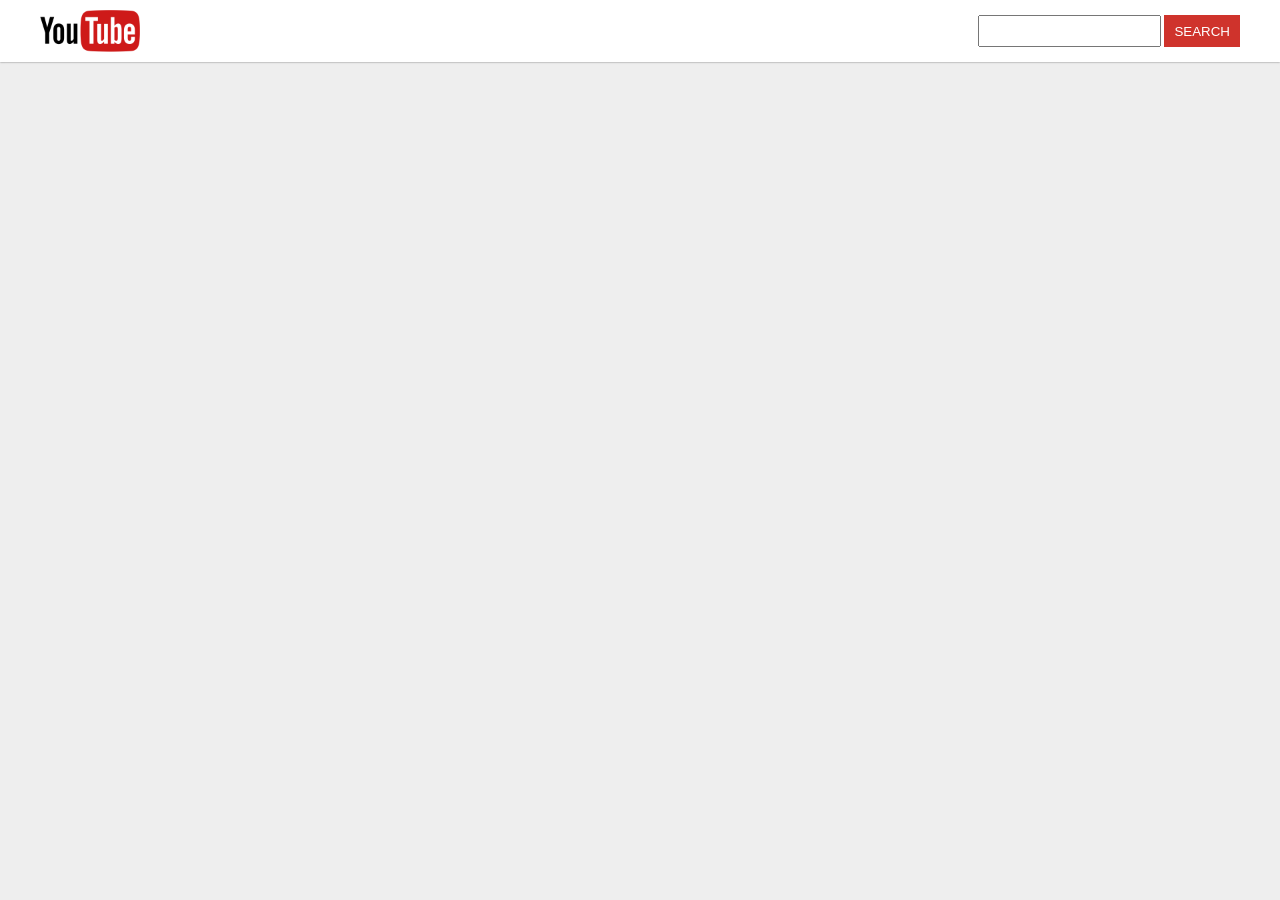
<file: index.html>
<!DOCTYPE html>

<html>
  <head>
    <link type="text/CSS" rel="stylesheet" href="./css/_youtube.css" />
    <script type="text/javascript" src="js/main.js" defer></script>
  </head>

  <body>
    <header>
      <div class="wrapper">
        <img src="./images/youtube-logo.png" />
        <section class="search">
          <input type="text" />
          <button>Search</button>
        </section>
      </div>
    </header>

    <main class="wrapper">
      <iframe
        width="1200"
        src=""
        frameborder="0"
        allow="accelerometer; autoplay; clipboard-write; encrypted-media; gyroscope; picture-in-picture"
        allowfullscreen
      ></iframe>
      <ul class="video-list wrapper"></ul>
    </main>
  </body>
</html>
</file>
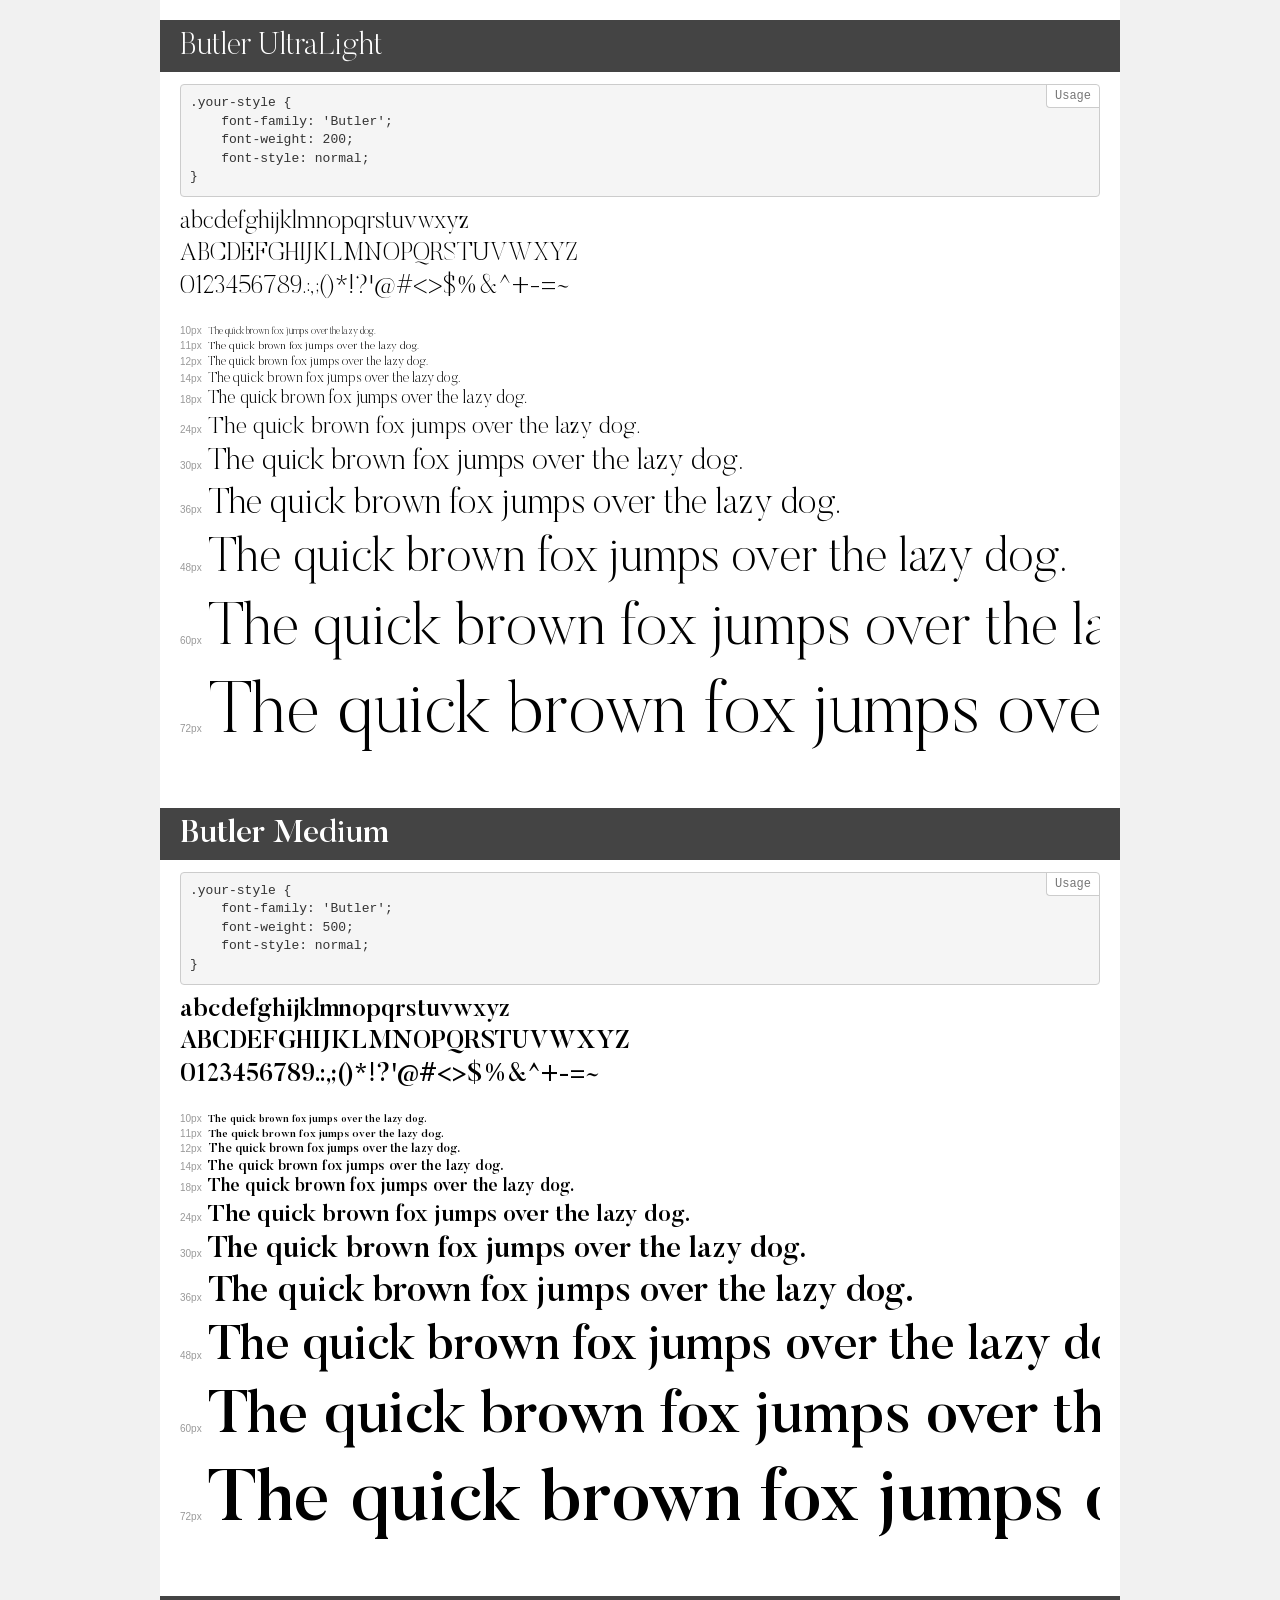
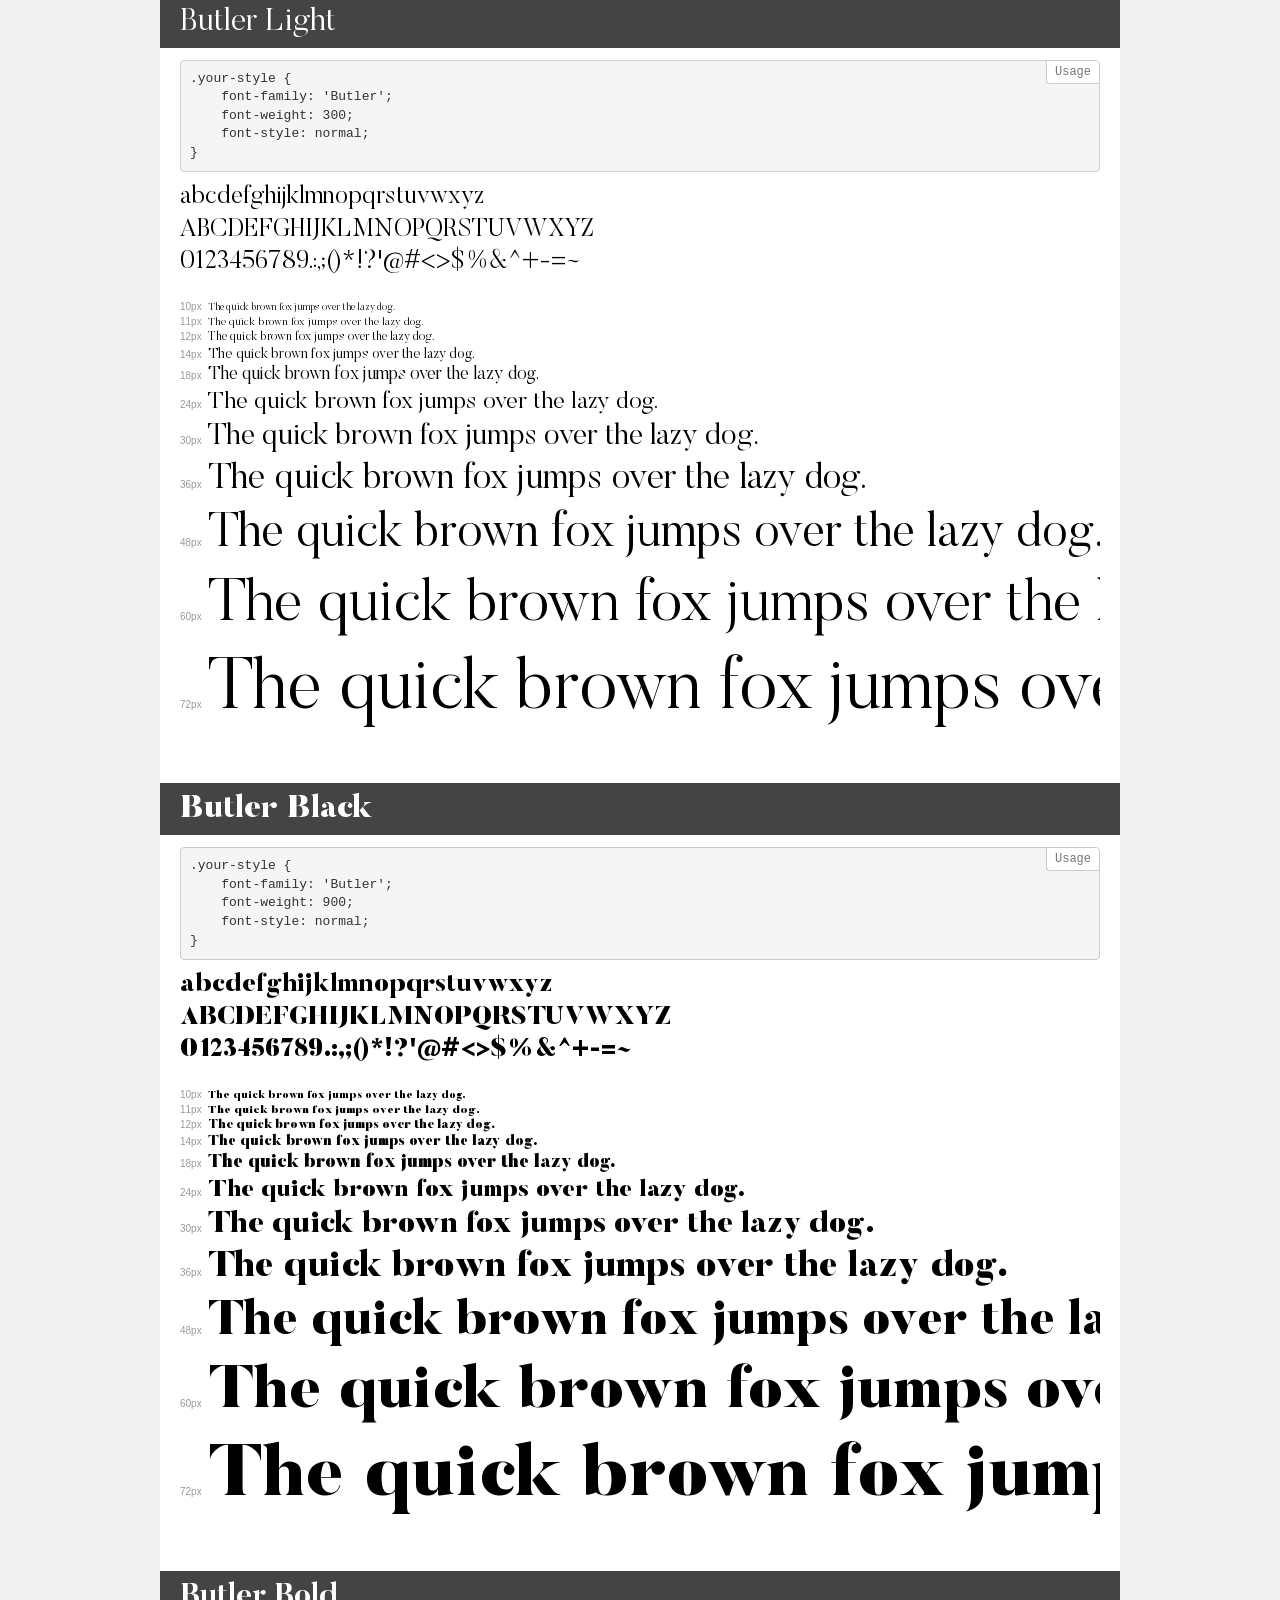
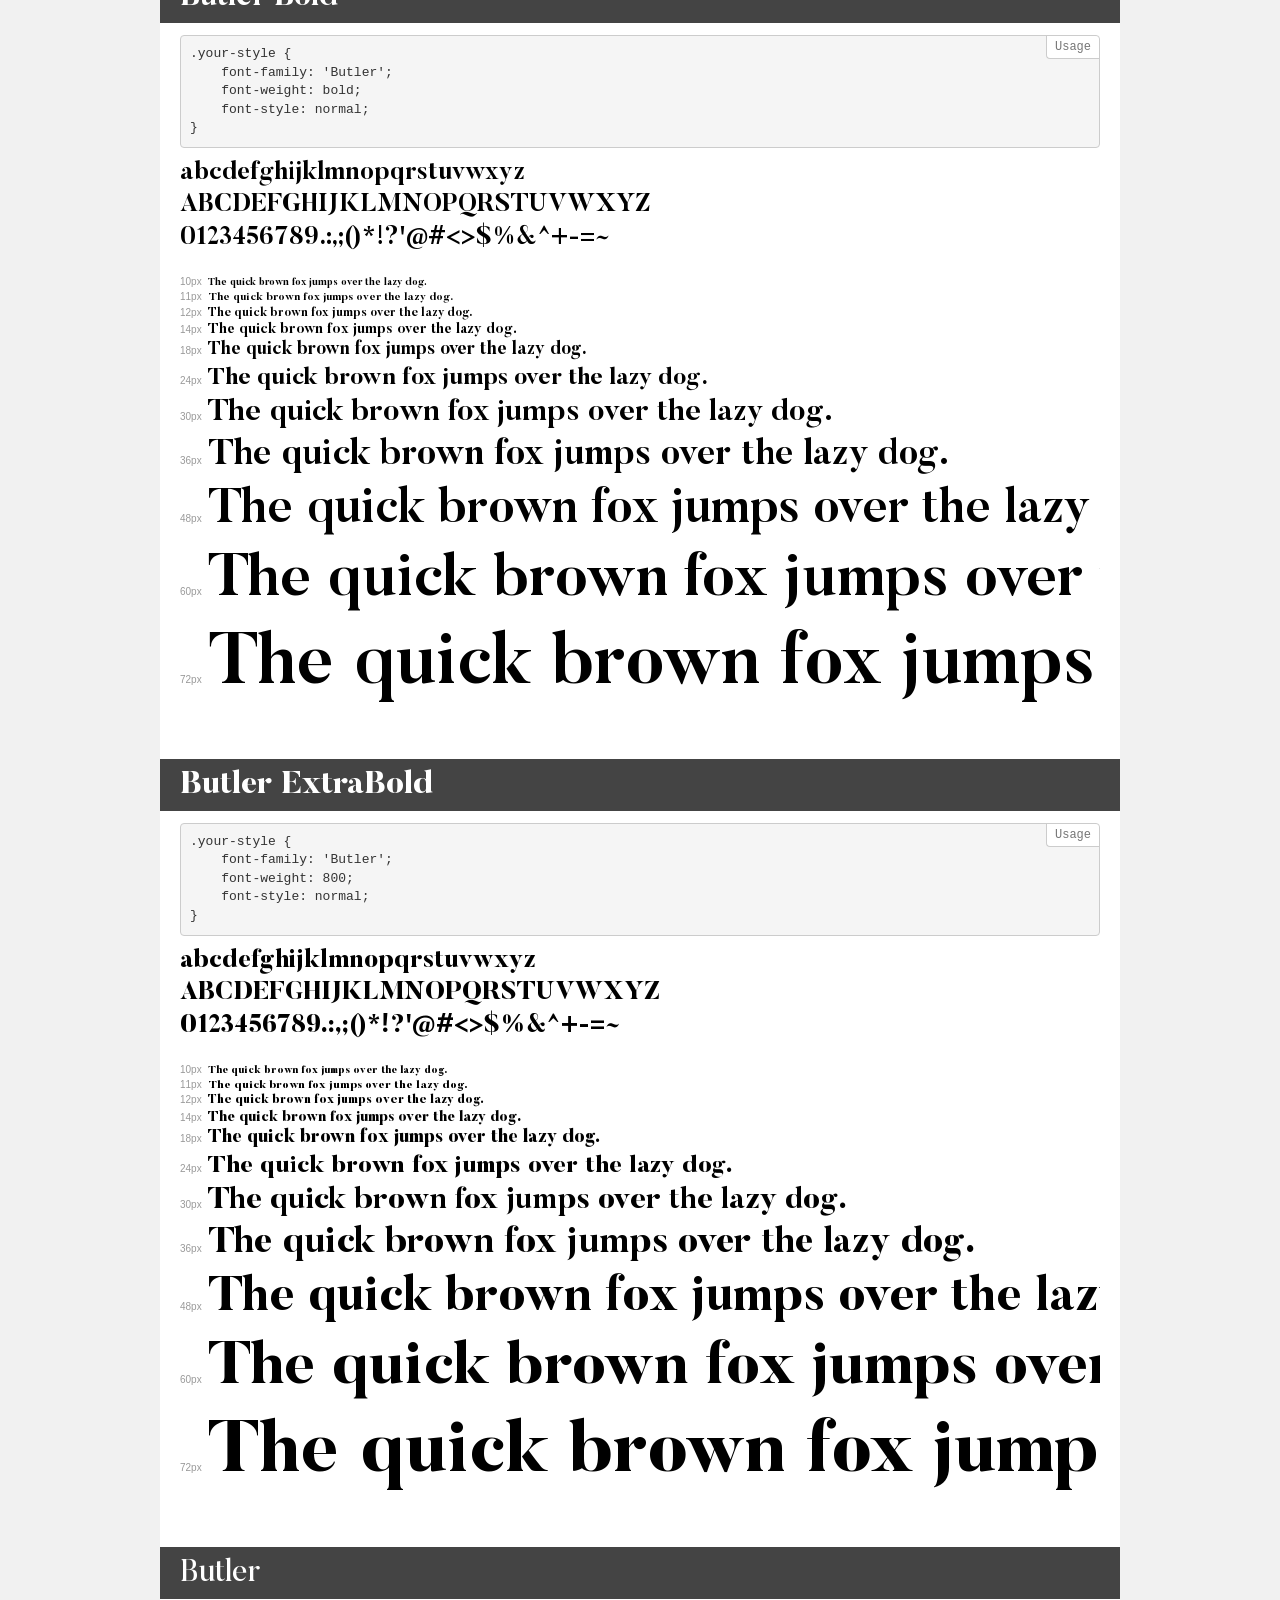
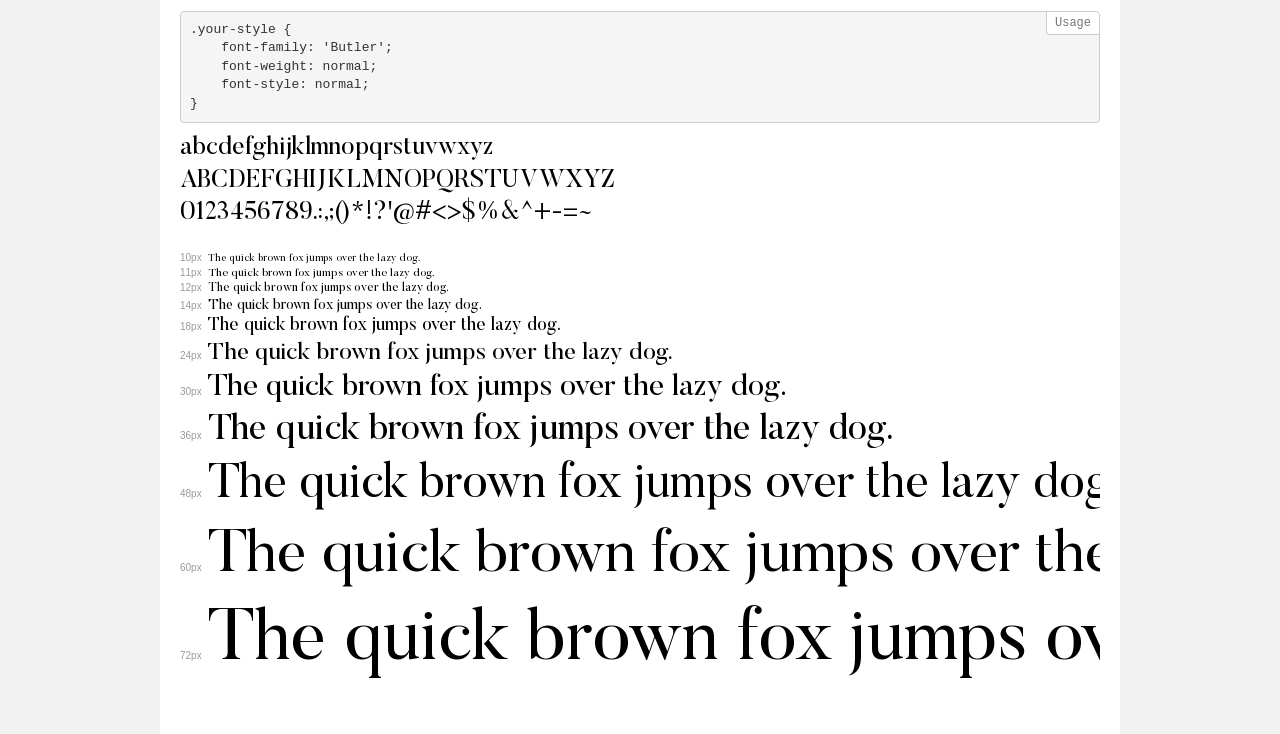
<file: fonts/Butler_Webfont/demo.html>
<!DOCTYPE html>
<html>
<head>
    <meta charset="utf-8">
    <meta http-equiv="X-UA-Compatible" content="IE=edge">
    <meta name="viewport" content="width=device-width, initial-scale=1">
    <meta name="robots" content="noindex, noarchive">
    <meta name="format-detection" content="telephone=no">
    <title>Transfonter demo</title>
    <link href="stylesheet.css" rel="stylesheet">
    <style>
        /*
        http://meyerweb.com/eric/tools/css/reset/
        v2.0 | 20110126
        License: none (public domain)
        */
        html, body, div, span, applet, object, iframe,
        h1, h2, h3, h4, h5, h6, p, blockquote, pre,
        a, abbr, acronym, address, big, cite, code,
        del, dfn, em, img, ins, kbd, q, s, samp,
        small, strike, strong, sub, sup, tt, var,
        b, u, i, center,
        dl, dt, dd, ol, ul, li,
        fieldset, form, label, legend,
        table, caption, tbody, tfoot, thead, tr, th, td,
        article, aside, canvas, details, embed,
        figure, figcaption, footer, header, hgroup,
        menu, nav, output, ruby, section, summary,
        time, mark, audio, video {
            margin: 0;
            padding: 0;
            border: 0;
            font-size: 100%;
            font: inherit;
            vertical-align: baseline;
        }
        /* HTML5 display-role reset for older browsers */
        article, aside, details, figcaption, figure,
        footer, header, hgroup, menu, nav, section {
            display: block;
        }
        body {
            line-height: 1;
        }
        ol, ul {
            list-style: none;
        }
        blockquote, q {
            quotes: none;
        }
        blockquote:before, blockquote:after,
        q:before, q:after {
            content: '';
            content: none;
        }
        table {
            border-collapse: collapse;
            border-spacing: 0;
        }
        /* common styles */
        body {
            background: #f1f1f1;
            color: #000;
        }
        .page {
            background: #fff;
            width: 920px;
            margin: 0 auto;
            padding: 20px 20px 0 20px;
            overflow: hidden;
        }
        .font-container {
            overflow-x: auto;
            overflow-y: hidden;
            margin-bottom: 40px;
            line-height: 1.3;
            white-space: nowrap;
            padding-bottom: 5px;
        }
        h1 {
            position: relative;
            background: #444;
            font-size: 32px;
            color: #fff;
            padding: 10px 20px;
            margin: 0 -20px 12px -20px;
        }
        .letters {
            font-size: 25px;
            margin-bottom: 20px;
        }
        .s10:before {
            content: '10px';
        }
        .s11:before {
            content: '11px';
        }
        .s12:before {
            content: '12px';
        }
        .s14:before {
            content: '14px';
        }
        .s18:before {
            content: '18px';
        }
        .s24:before {
            content: '24px';
        }
        .s30:before {
            content: '30px';
        }
        .s36:before {
            content: '36px';
        }
        .s48:before {
            content: '48px';
        }
        .s60:before {
            content: '60px';
        }
        .s72:before {
            content: '72px';
        }
        .s10:before, .s11:before, .s12:before, .s14:before,
        .s18:before, .s24:before, .s30:before, .s36:before,
        .s48:before, .s60:before, .s72:before {
            font-family: Arial, sans-serif;
            font-size: 10px;
            font-weight: normal;
            font-style: normal;
            color: #999;
            padding-right: 6px;
        }
        pre {
            display: block;
            position: relative;
            padding: 9px;
            margin: 0 0 10px;
            font-family: Monaco, Menlo, Consolas, "Courier New", monospace !important;
            font-size: 13px;
            line-height: 1.428571429;
            color: #333;
            font-weight: normal !important;
            font-style: normal !important;
            background-color: #f5f5f5;
            border: 1px solid #ccc;
            overflow-x: auto;
            border-radius: 4px;
        }
        pre:after {
            display: block;
            position: absolute;
            right: 0;
            top: 0;
            content: 'Usage';
            line-height: 1;
            padding: 5px 8px;
            font-size: 12px;
            color: #767676;
            background-color: #fff;
            border: 1px solid #ccc;
            border-right: none;
            border-top: none;
            border-radius: 0 4px 0 4px;
            z-index: 10;
        }
        /* responsive */
        @media (max-width: 959px) {
            .page {
                width: auto;
                margin: 0;
            }
        }
    </style>
</head>
<body>
<div class="page">
    <div class="demo" style="font-family: 'Butler'; font-weight: 200; font-style: normal;">
        <h1>Butler UltraLight</h1>
        <pre>.your-style {
    font-family: 'Butler';
    font-weight: 200;
    font-style: normal;
}</pre>
        <div class="font-container">
            <p class="letters">
                abcdefghijklmnopqrstuvwxyz<br>
ABCDEFGHIJKLMNOPQRSTUVWXYZ<br>
                0123456789.:,;()*!?'@#<>$%&^+-=~
            </p>
            <p class="s10" style="font-size: 10px;">The quick brown fox jumps over the lazy dog.</p>
            <p class="s11" style="font-size: 11px;">The quick brown fox jumps over the lazy dog.</p>
            <p class="s12" style="font-size: 12px;">The quick brown fox jumps over the lazy dog.</p>
            <p class="s14" style="font-size: 14px;">The quick brown fox jumps over the lazy dog.</p>
            <p class="s18" style="font-size: 18px;">The quick brown fox jumps over the lazy dog.</p>
            <p class="s24" style="font-size: 24px;">The quick brown fox jumps over the lazy dog.</p>
            <p class="s30" style="font-size: 30px;">The quick brown fox jumps over the lazy dog.</p>
            <p class="s36" style="font-size: 36px;">The quick brown fox jumps over the lazy dog.</p>
            <p class="s48" style="font-size: 48px;">The quick brown fox jumps over the lazy dog.</p>
            <p class="s60" style="font-size: 60px;">The quick brown fox jumps over the lazy dog.</p>
            <p class="s72" style="font-size: 72px;">The quick brown fox jumps over the lazy dog.</p>
        </div>
    </div>
    <div class="demo" style="font-family: 'Butler'; font-weight: 500; font-style: normal;">
        <h1>Butler Medium</h1>
        <pre>.your-style {
    font-family: 'Butler';
    font-weight: 500;
    font-style: normal;
}</pre>
        <div class="font-container">
            <p class="letters">
                abcdefghijklmnopqrstuvwxyz<br>
ABCDEFGHIJKLMNOPQRSTUVWXYZ<br>
                0123456789.:,;()*!?'@#<>$%&^+-=~
            </p>
            <p class="s10" style="font-size: 10px;">The quick brown fox jumps over the lazy dog.</p>
            <p class="s11" style="font-size: 11px;">The quick brown fox jumps over the lazy dog.</p>
            <p class="s12" style="font-size: 12px;">The quick brown fox jumps over the lazy dog.</p>
            <p class="s14" style="font-size: 14px;">The quick brown fox jumps over the lazy dog.</p>
            <p class="s18" style="font-size: 18px;">The quick brown fox jumps over the lazy dog.</p>
            <p class="s24" style="font-size: 24px;">The quick brown fox jumps over the lazy dog.</p>
            <p class="s30" style="font-size: 30px;">The quick brown fox jumps over the lazy dog.</p>
            <p class="s36" style="font-size: 36px;">The quick brown fox jumps over the lazy dog.</p>
            <p class="s48" style="font-size: 48px;">The quick brown fox jumps over the lazy dog.</p>
            <p class="s60" style="font-size: 60px;">The quick brown fox jumps over the lazy dog.</p>
            <p class="s72" style="font-size: 72px;">The quick brown fox jumps over the lazy dog.</p>
        </div>
    </div>
    <div class="demo" style="font-family: 'Butler'; font-weight: 300; font-style: normal;">
        <h1>Butler Light</h1>
        <pre>.your-style {
    font-family: 'Butler';
    font-weight: 300;
    font-style: normal;
}</pre>
        <div class="font-container">
            <p class="letters">
                abcdefghijklmnopqrstuvwxyz<br>
ABCDEFGHIJKLMNOPQRSTUVWXYZ<br>
                0123456789.:,;()*!?'@#<>$%&^+-=~
            </p>
            <p class="s10" style="font-size: 10px;">The quick brown fox jumps over the lazy dog.</p>
            <p class="s11" style="font-size: 11px;">The quick brown fox jumps over the lazy dog.</p>
            <p class="s12" style="font-size: 12px;">The quick brown fox jumps over the lazy dog.</p>
            <p class="s14" style="font-size: 14px;">The quick brown fox jumps over the lazy dog.</p>
            <p class="s18" style="font-size: 18px;">The quick brown fox jumps over the lazy dog.</p>
            <p class="s24" style="font-size: 24px;">The quick brown fox jumps over the lazy dog.</p>
            <p class="s30" style="font-size: 30px;">The quick brown fox jumps over the lazy dog.</p>
            <p class="s36" style="font-size: 36px;">The quick brown fox jumps over the lazy dog.</p>
            <p class="s48" style="font-size: 48px;">The quick brown fox jumps over the lazy dog.</p>
            <p class="s60" style="font-size: 60px;">The quick brown fox jumps over the lazy dog.</p>
            <p class="s72" style="font-size: 72px;">The quick brown fox jumps over the lazy dog.</p>
        </div>
    </div>
    <div class="demo" style="font-family: 'Butler'; font-weight: 900; font-style: normal;">
        <h1>Butler Black</h1>
        <pre>.your-style {
    font-family: 'Butler';
    font-weight: 900;
    font-style: normal;
}</pre>
        <div class="font-container">
            <p class="letters">
                abcdefghijklmnopqrstuvwxyz<br>
ABCDEFGHIJKLMNOPQRSTUVWXYZ<br>
                0123456789.:,;()*!?'@#<>$%&^+-=~
            </p>
            <p class="s10" style="font-size: 10px;">The quick brown fox jumps over the lazy dog.</p>
            <p class="s11" style="font-size: 11px;">The quick brown fox jumps over the lazy dog.</p>
            <p class="s12" style="font-size: 12px;">The quick brown fox jumps over the lazy dog.</p>
            <p class="s14" style="font-size: 14px;">The quick brown fox jumps over the lazy dog.</p>
            <p class="s18" style="font-size: 18px;">The quick brown fox jumps over the lazy dog.</p>
            <p class="s24" style="font-size: 24px;">The quick brown fox jumps over the lazy dog.</p>
            <p class="s30" style="font-size: 30px;">The quick brown fox jumps over the lazy dog.</p>
            <p class="s36" style="font-size: 36px;">The quick brown fox jumps over the lazy dog.</p>
            <p class="s48" style="font-size: 48px;">The quick brown fox jumps over the lazy dog.</p>
            <p class="s60" style="font-size: 60px;">The quick brown fox jumps over the lazy dog.</p>
            <p class="s72" style="font-size: 72px;">The quick brown fox jumps over the lazy dog.</p>
        </div>
    </div>
    <div class="demo" style="font-family: 'Butler'; font-weight: bold; font-style: normal;">
        <h1>Butler Bold</h1>
        <pre>.your-style {
    font-family: 'Butler';
    font-weight: bold;
    font-style: normal;
}</pre>
        <div class="font-container">
            <p class="letters">
                abcdefghijklmnopqrstuvwxyz<br>
ABCDEFGHIJKLMNOPQRSTUVWXYZ<br>
                0123456789.:,;()*!?'@#<>$%&^+-=~
            </p>
            <p class="s10" style="font-size: 10px;">The quick brown fox jumps over the lazy dog.</p>
            <p class="s11" style="font-size: 11px;">The quick brown fox jumps over the lazy dog.</p>
            <p class="s12" style="font-size: 12px;">The quick brown fox jumps over the lazy dog.</p>
            <p class="s14" style="font-size: 14px;">The quick brown fox jumps over the lazy dog.</p>
            <p class="s18" style="font-size: 18px;">The quick brown fox jumps over the lazy dog.</p>
            <p class="s24" style="font-size: 24px;">The quick brown fox jumps over the lazy dog.</p>
            <p class="s30" style="font-size: 30px;">The quick brown fox jumps over the lazy dog.</p>
            <p class="s36" style="font-size: 36px;">The quick brown fox jumps over the lazy dog.</p>
            <p class="s48" style="font-size: 48px;">The quick brown fox jumps over the lazy dog.</p>
            <p class="s60" style="font-size: 60px;">The quick brown fox jumps over the lazy dog.</p>
            <p class="s72" style="font-size: 72px;">The quick brown fox jumps over the lazy dog.</p>
        </div>
    </div>
    <div class="demo" style="font-family: 'Butler'; font-weight: 800; font-style: normal;">
        <h1>Butler ExtraBold</h1>
        <pre>.your-style {
    font-family: 'Butler';
    font-weight: 800;
    font-style: normal;
}</pre>
        <div class="font-container">
            <p class="letters">
                abcdefghijklmnopqrstuvwxyz<br>
ABCDEFGHIJKLMNOPQRSTUVWXYZ<br>
                0123456789.:,;()*!?'@#<>$%&^+-=~
            </p>
            <p class="s10" style="font-size: 10px;">The quick brown fox jumps over the lazy dog.</p>
            <p class="s11" style="font-size: 11px;">The quick brown fox jumps over the lazy dog.</p>
            <p class="s12" style="font-size: 12px;">The quick brown fox jumps over the lazy dog.</p>
            <p class="s14" style="font-size: 14px;">The quick brown fox jumps over the lazy dog.</p>
            <p class="s18" style="font-size: 18px;">The quick brown fox jumps over the lazy dog.</p>
            <p class="s24" style="font-size: 24px;">The quick brown fox jumps over the lazy dog.</p>
            <p class="s30" style="font-size: 30px;">The quick brown fox jumps over the lazy dog.</p>
            <p class="s36" style="font-size: 36px;">The quick brown fox jumps over the lazy dog.</p>
            <p class="s48" style="font-size: 48px;">The quick brown fox jumps over the lazy dog.</p>
            <p class="s60" style="font-size: 60px;">The quick brown fox jumps over the lazy dog.</p>
            <p class="s72" style="font-size: 72px;">The quick brown fox jumps over the lazy dog.</p>
        </div>
    </div>
    <div class="demo" style="font-family: 'Butler'; font-weight: normal; font-style: normal;">
        <h1>Butler</h1>
        <pre>.your-style {
    font-family: 'Butler';
    font-weight: normal;
    font-style: normal;
}</pre>
        <div class="font-container">
            <p class="letters">
                abcdefghijklmnopqrstuvwxyz<br>
ABCDEFGHIJKLMNOPQRSTUVWXYZ<br>
                0123456789.:,;()*!?'@#<>$%&^+-=~
            </p>
            <p class="s10" style="font-size: 10px;">The quick brown fox jumps over the lazy dog.</p>
            <p class="s11" style="font-size: 11px;">The quick brown fox jumps over the lazy dog.</p>
            <p class="s12" style="font-size: 12px;">The quick brown fox jumps over the lazy dog.</p>
            <p class="s14" style="font-size: 14px;">The quick brown fox jumps over the lazy dog.</p>
            <p class="s18" style="font-size: 18px;">The quick brown fox jumps over the lazy dog.</p>
            <p class="s24" style="font-size: 24px;">The quick brown fox jumps over the lazy dog.</p>
            <p class="s30" style="font-size: 30px;">The quick brown fox jumps over the lazy dog.</p>
            <p class="s36" style="font-size: 36px;">The quick brown fox jumps over the lazy dog.</p>
            <p class="s48" style="font-size: 48px;">The quick brown fox jumps over the lazy dog.</p>
            <p class="s60" style="font-size: 60px;">The quick brown fox jumps over the lazy dog.</p>
            <p class="s72" style="font-size: 72px;">The quick brown fox jumps over the lazy dog.</p>
        </div>
    </div>
</div>
</body>
</html>
</file>
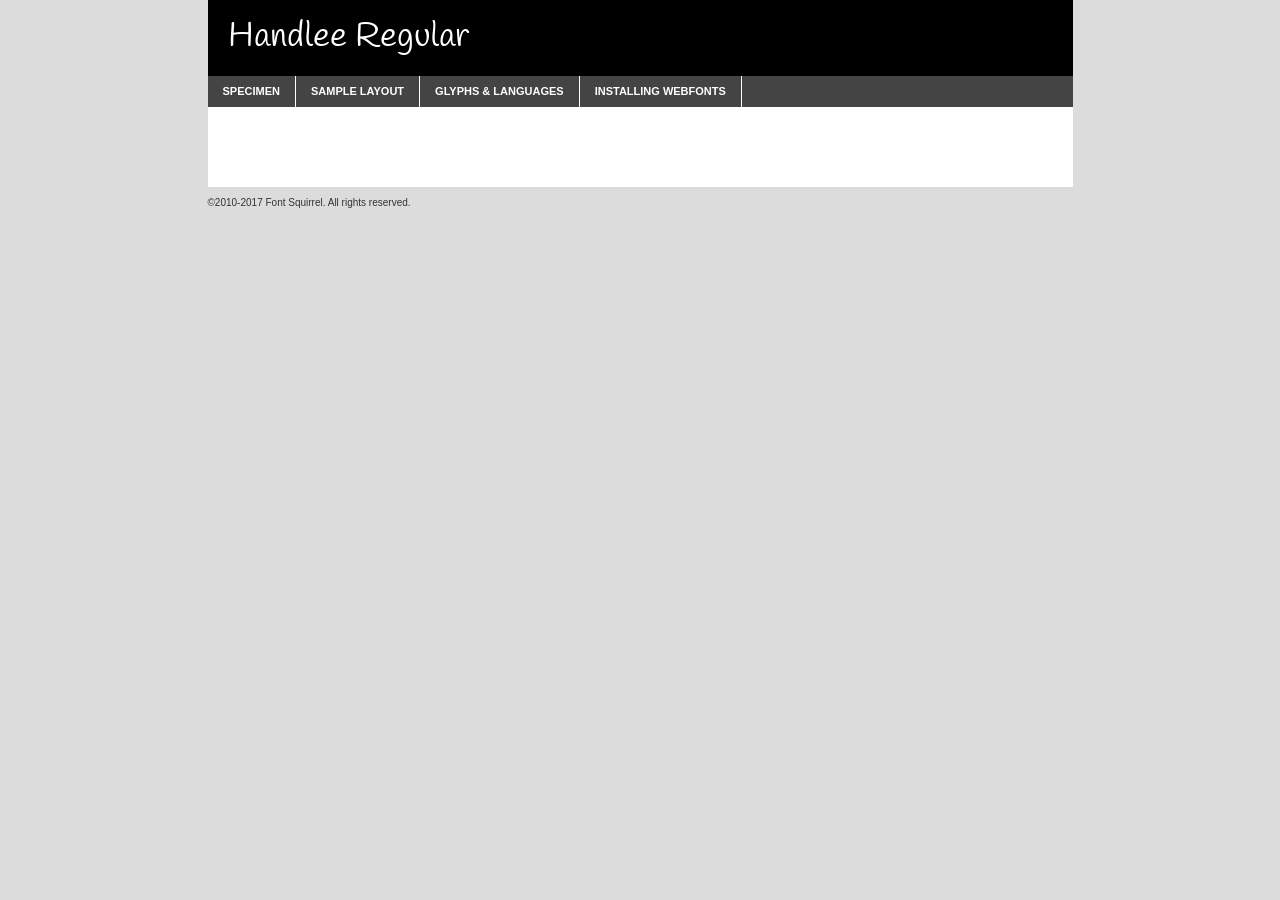
<file: fonts/handlee/handlee-regular-demo.html>
<!DOCTYPE html PUBLIC "-//W3C//DTD XHTML 1.0 Transitional//EN"
	"http://www.w3.org/TR/xhtml1/DTD/xhtml1-transitional.dtd">

<html xmlns="http://www.w3.org/1999/xhtml" xml:lang="en" lang="en">
<head>
	<meta http-equiv="Content-Type" content="text/html; charset=utf-8" />
	<script src="http://ajax.googleapis.com/ajax/libs/jquery/1.7.2/jquery.min.js" type="text/javascript" charset="utf-8"></script>
	<script type="text/javascript">
	(function($){$.fn.easyTabs=function(option){var param=jQuery.extend({fadeSpeed:"fast",defaultContent:1,activeClass:'active'},option);$(this).each(function(){var thisId="#"+this.id;if(param.defaultContent==''){param.defaultContent=1;}
	if(typeof param.defaultContent=="number")
	{var defaultTab=$(thisId+" .tabs li:eq("+(param.defaultContent-1)+") a").attr('href').substr(1);}else{var defaultTab=param.defaultContent;}
	$(thisId+" .tabs li a").each(function(){var tabToHide=$(this).attr('href').substr(1);$("#"+tabToHide).addClass('easytabs-tab-content');});hideAll();changeContent(defaultTab);function hideAll(){$(thisId+" .easytabs-tab-content").hide();}
	function changeContent(tabId){hideAll();$(thisId+" .tabs li").removeClass(param.activeClass);$(thisId+" .tabs li a[href=#"+tabId+"]").closest('li').addClass(param.activeClass);if(param.fadeSpeed!="none")
	{$(thisId+" #"+tabId).fadeIn(param.fadeSpeed);}else{$(thisId+" #"+tabId).show();}}
	$(thisId+" .tabs li").click(function(){var tabId=$(this).find('a').attr('href').substr(1);changeContent(tabId);return false;});});}})(jQuery);
	</script>
	<link rel="stylesheet" href="specimen_files/specimen_stylesheet.css" type="text/css" charset="utf-8" />
	<link rel="stylesheet" href="stylesheet.css" type="text/css" charset="utf-8" />

	<style type="text/css">
					body{
				font-family: 'handleeregular';
							}
		</style>

	<title>Handlee Regular Specimen</title>
	
	
	<script type="text/javascript" charset="utf-8">
		$(document).ready(function() {
			$('#container').easyTabs({defaultContent:1});
		});
	</script>
</head>

<body>
<div id="container">
	<div id="header">
		Handlee Regular	</div>
	<ul class="tabs">
		<li><a href="#specimen">Specimen</a></li>
		<li><a href="#layout">Sample Layout</a></li>
				<li><a href="#glyphs">Glyphs &amp; Languages</a></li>
		<li><a href="#installing">Installing Webfonts</a></li>
		
	</ul>
	
	<div id="main_content">

		
			<div id="specimen">
		
				<div class="section">
					<div class="grid12 firstcol">
						<div class="huge">AaBb</div>
					</div>
				</div>
		
				<div class="section">
					<div class="glyph_range">A&#x200B;B&#x200b;C&#x200b;D&#x200b;E&#x200b;F&#x200b;G&#x200b;H&#x200b;I&#x200b;J&#x200b;K&#x200b;L&#x200b;M&#x200b;N&#x200b;O&#x200b;P&#x200b;Q&#x200b;R&#x200b;S&#x200b;T&#x200b;U&#x200b;V&#x200b;W&#x200b;X&#x200b;Y&#x200b;Z&#x200b;a&#x200b;b&#x200b;c&#x200b;d&#x200b;e&#x200b;f&#x200b;g&#x200b;h&#x200b;i&#x200b;j&#x200b;k&#x200b;l&#x200b;m&#x200b;n&#x200b;o&#x200b;p&#x200b;q&#x200b;r&#x200b;s&#x200b;t&#x200b;u&#x200b;v&#x200b;w&#x200b;x&#x200b;y&#x200b;z&#x200b;1&#x200b;2&#x200b;3&#x200b;4&#x200b;5&#x200b;6&#x200b;7&#x200b;8&#x200b;9&#x200b;0&#x200b;&amp;&#x200b;.&#x200b;,&#x200b;?&#x200b;!&#x200b;&#64;&#x200b;(&#x200b;)&#x200b;#&#x200b;$&#x200b;%&#x200b;*&#x200b;+&#x200b;-&#x200b;=&#x200b;:&#x200b;;</div>
				</div>
				<div class="section">
					<div class="grid12 firstcol">
						<table class="sample_table">
							<tr><td>10</td><td class="size10">abcdefghijklmnopqrstuvwxyzABCDEFGHIJKLMNOPQRSTUVWXYZ0123456789abcdefghijklmnopqrstuvwxyzABCDEFGHIJKLMNOPQRSTUVWXYZ0123456789abcdefghijklmnopqrstuvwxyzABCDEFGHIJKLMNOPQRSTUVWXYZ</td></tr>
							<tr><td>11</td><td class="size11">abcdefghijklmnopqrstuvwxyzABCDEFGHIJKLMNOPQRSTUVWXYZ0123456789abcdefghijklmnopqrstuvwxyzABCDEFGHIJKLMNOPQRSTUVWXYZ0123456789abcdefghijklmnopqrstuvwxyzABCDEFGHIJKLMNOPQRSTUVWXYZ</td></tr>
							<tr><td>12</td><td class="size12">abcdefghijklmnopqrstuvwxyzABCDEFGHIJKLMNOPQRSTUVWXYZ0123456789abcdefghijklmnopqrstuvwxyzABCDEFGHIJKLMNOPQRSTUVWXYZ0123456789abcdefghijklmnopqrstuvwxyzABCDEFGHIJKLMNOPQRSTUVWXYZ</td></tr>
							<tr><td>13</td><td class="size13">abcdefghijklmnopqrstuvwxyzABCDEFGHIJKLMNOPQRSTUVWXYZ0123456789abcdefghijklmnopqrstuvwxyzABCDEFGHIJKLMNOPQRSTUVWXYZ0123456789abcdefghijklmnopqrstuvwxyzABCDEFGHIJKLMNOPQRSTUVWXYZ</td></tr>
							<tr><td>14</td><td class="size14">abcdefghijklmnopqrstuvwxyzABCDEFGHIJKLMNOPQRSTUVWXYZ0123456789abcdefghijklmnopqrstuvwxyzABCDEFGHIJKLMNOPQRSTUVWXYZ0123456789abcdefghijklmnopqrstuvwxyzABCDEFGHIJKLMNOPQRSTUVWXYZ</td></tr>
							<tr><td>16</td><td class="size16">abcdefghijklmnopqrstuvwxyzABCDEFGHIJKLMNOPQRSTUVWXYZ0123456789abcdefghijklmnopqrstuvwxyzABCDEFGHIJKLMNOPQRSTUVWXYZ</td></tr>
							<tr><td>18</td><td class="size18">abcdefghijklmnopqrstuvwxyzABCDEFGHIJKLMNOPQRSTUVWXYZ0123456789abcdefghijklmnopqrstuvwxyzABCDEFGHIJKLMNOPQRSTUVWXYZ</td></tr>
							<tr><td>20</td><td class="size20">abcdefghijklmnopqrstuvwxyzABCDEFGHIJKLMNOPQRSTUVWXYZ0123456789abcdefghijklmnopqrstuvwxyzABCDEFGHIJKLMNOPQRSTUVWXYZ</td></tr>
							<tr><td>24</td><td class="size24">abcdefghijklmnopqrstuvwxyzABCDEFGHIJKLMNOPQRSTUVWXYZ0123456789abcdefghijklmnopqrstuvwxyzABCDEFGHIJKLMNOPQRSTUVWXYZ</td></tr>
							<tr><td>30</td><td class="size30">abcdefghijklmnopqrstuvwxyzABCDEFGHIJKLMNOPQRSTUVWXYZ0123456789abcdefghijklmnopqrstuvwxyzABCDEFGHIJKLMNOPQRSTUVWXYZ</td></tr>
							<tr><td>36</td><td class="size36">abcdefghijklmnopqrstuvwxyzABCDEFGHIJKLMNOPQRSTUVWXYZ0123456789abcdefghijklmnopqrstuvwxyzABCDEFGHIJKLMNOPQRSTUVWXYZ</td></tr>
							<tr><td>48</td><td class="size48">abcdefghijklmnopqrstuvwxyzABCDEFGHIJKLMNOPQRSTUVWXYZ0123456789abcdefghijklmnopqrstuvwxyzABCDEFGHIJKLMNOPQRSTUVWXYZ</td></tr>
							<tr><td>60</td><td class="size60">abcdefghijklmnopqrstuvwxyzABCDEFGHIJKLMNOPQRSTUVWXYZ0123456789abcdefghijklmnopqrstuvwxyzABCDEFGHIJKLMNOPQRSTUVWXYZ</td></tr>
							<tr><td>72</td><td class="size72">abcdefghijklmnopqrstuvwxyzABCDEFGHIJKLMNOPQRSTUVWXYZ0123456789abcdefghijklmnopqrstuvwxyzABCDEFGHIJKLMNOPQRSTUVWXYZ</td></tr>
							<tr><td>90</td><td class="size90">abcdefghijklmnopqrstuvwxyzABCDEFGHIJKLMNOPQRSTUVWXYZ0123456789abcdefghijklmnopqrstuvwxyzABCDEFGHIJKLMNOPQRSTUVWXYZ</td></tr>
						</table>
				
					</div>
			
				</div>
		
		
		
								<div class="section" id="bodycomparison">


										<div id="xheight">
				<div class="fontbody">&#x25FC;&#x25FC;&#x25FC;&#x25FC;&#x25FC;&#x25FC;&#x25FC;&#x25FC;&#x25FC;&#x25FC;&#x25FC;&#x25FC;&#x25FC;&#x25FC;&#x25FC;&#x25FC;&#x25FC;&#x25FC;&#x25FC;&#x25FC;&#x25FC;&#x25FC;&#x25FC;&#x25FC;&#x25FC;&#x25FC;&#x25FC;&#x25FC;&#x25FC;&#x25FC;&#x25FC;&#x25FC;&#x25FC;&#x25FC;&#x25FC;&#x25FC;&#x25FC;&#x25FC;&#x25FC;&#x25FC;&#x25FC;&#x25FC;&#x25FC;&#x25FC;&#x25FC;&#x25FC;&#x25FC;&#x25FC;&#x25FC;&#x25FC;&#x25FC;&#x25FC;&#x25FC;&#x25FC;&#x25FC;&#x25FC;&#x25FC;&#x25FC;&#x25FC;&#x25FC;&#x25FC;&#x25FC;&#x25FC;&#x25FC;&#x25FC;&#x25FC;&#x25FC;&#x25FC;&#x25FC;&#x25FC;&#x25FC;&#x25FC;&#x25FC;&#x25FC;&#x25FC;&#x25FC;&#x25FC;&#x25FC;&#x25FC;&#x25FC;&#x25FC;&#x25FC;&#x25FC;&#x25FC;&#x25FC;&#x25FC;&#x25FC;&#x25FC;&#x25FC;&#x25FC;&#x25FC;&#x25FC;&#x25FC;&#x25FC;&#x25FC;&#x25FC;&#x25FC;&#x25FC;&#x25FC;body</div><div class="arialbody">body</div><div class="verdanabody">body</div><div class="georgiabody">body</div></div>
										<div class="fontbody" style="z-index:1">
											body<span>Handlee Regular</span>
										</div>
										<div class="arialbody" style="z-index:1">
											body<span>Arial</span>
										</div>
										<div class="verdanabody" style="z-index:1">
											body<span>Verdana</span>
										</div>
										<div class="georgiabody" style="z-index:1">
											body<span>Georgia</span>
										</div>



								</div>
		
		
				<div class="section psample psample_row1" id="">
					
					<div class="grid2 firstcol">
						<p class="size10"><span>10.</span>Aenean lacinia bibendum nulla sed consectetur. Fusce dapibus, tellus ac cursus commodo, tortor mauris condimentum nibh, ut fermentum massa justo sit amet risus. Nullam id dolor id nibh ultricies vehicula ut id elit. Cum sociis natoque penatibus et magnis dis parturient montes, nascetur ridiculus mus. Nulla vitae elit libero, a pharetra augue.</p>
			
					</div>
					<div class="grid3">
						<p class="size11"><span>11.</span>Aenean lacinia bibendum nulla sed consectetur. Fusce dapibus, tellus ac cursus commodo, tortor mauris condimentum nibh, ut fermentum massa justo sit amet risus. Nullam id dolor id nibh ultricies vehicula ut id elit. Cum sociis natoque penatibus et magnis dis parturient montes, nascetur ridiculus mus. Nulla vitae elit libero, a pharetra augue.</p>
			
					</div>
					<div class="grid3">
						<p class="size12"><span>12.</span>Aenean lacinia bibendum nulla sed consectetur. Fusce dapibus, tellus ac cursus commodo, tortor mauris condimentum nibh, ut fermentum massa justo sit amet risus. Nullam id dolor id nibh ultricies vehicula ut id elit. Cum sociis natoque penatibus et magnis dis parturient montes, nascetur ridiculus mus. Nulla vitae elit libero, a pharetra augue.</p>
			
					</div>
					<div class="grid4">
						<p class="size13"><span>13.</span>Aenean lacinia bibendum nulla sed consectetur. Fusce dapibus, tellus ac cursus commodo, tortor mauris condimentum nibh, ut fermentum massa justo sit amet risus. Nullam id dolor id nibh ultricies vehicula ut id elit. Cum sociis natoque penatibus et magnis dis parturient montes, nascetur ridiculus mus. Nulla vitae elit libero, a pharetra augue.</p>
			
					</div>
					<div class="white_blend"></div>
					
				</div>
				<div class="section psample psample_row2" id="">
					<div class="grid3 firstcol">
						<p class="size14"><span>14.</span>Aenean lacinia bibendum nulla sed consectetur. Fusce dapibus, tellus ac cursus commodo, tortor mauris condimentum nibh, ut fermentum massa justo sit amet risus. Nullam id dolor id nibh ultricies vehicula ut id elit. Cum sociis natoque penatibus et magnis dis parturient montes, nascetur ridiculus mus. Nulla vitae elit libero, a pharetra augue.</p>
			
					</div>
					<div class="grid4">
						<p class="size16"><span>16.</span>Aenean lacinia bibendum nulla sed consectetur. Fusce dapibus, tellus ac cursus commodo, tortor mauris condimentum nibh, ut fermentum massa justo sit amet risus. Nullam id dolor id nibh ultricies vehicula ut id elit. Cum sociis natoque penatibus et magnis dis parturient montes, nascetur ridiculus mus. Nulla vitae elit libero, a pharetra augue.</p>
			
					</div>
					<div class="grid5">
						<p class="size18"><span>18.</span>Aenean lacinia bibendum nulla sed consectetur. Fusce dapibus, tellus ac cursus commodo, tortor mauris condimentum nibh, ut fermentum massa justo sit amet risus. Nullam id dolor id nibh ultricies vehicula ut id elit. Cum sociis natoque penatibus et magnis dis parturient montes, nascetur ridiculus mus. Nulla vitae elit libero, a pharetra augue.</p>
			
					</div>

					<div class="white_blend"></div>

				</div>
				
				<div class="section psample psample_row3" id="">
					<div class="grid5 firstcol">
						<p class="size20"><span>20.</span>Aenean lacinia bibendum nulla sed consectetur. Fusce dapibus, tellus ac cursus commodo, tortor mauris condimentum nibh, ut fermentum massa justo sit amet risus. Nullam id dolor id nibh ultricies vehicula ut id elit. Cum sociis natoque penatibus et magnis dis parturient montes, nascetur ridiculus mus. Nulla vitae elit libero, a pharetra augue.</p>
					</div>
					<div class="grid7">
						<p class="size24"><span>24.</span>Aenean lacinia bibendum nulla sed consectetur. Fusce dapibus, tellus ac cursus commodo, tortor mauris condimentum nibh, ut fermentum massa justo sit amet risus. Nullam id dolor id nibh ultricies vehicula ut id elit. Cum sociis natoque penatibus et magnis dis parturient montes, nascetur ridiculus mus. Nulla vitae elit libero, a pharetra augue.</p>
					</div>
					
					<div class="white_blend"></div>
					
				</div>
				
				<div class="section psample psample_row4" id="">
					<div class="grid12 firstcol">
						<p class="size30"><span>30.</span>Aenean lacinia bibendum nulla sed consectetur. Fusce dapibus, tellus ac cursus commodo, tortor mauris condimentum nibh, ut fermentum massa justo sit amet risus. Nullam id dolor id nibh ultricies vehicula ut id elit. Cum sociis natoque penatibus et magnis dis parturient montes, nascetur ridiculus mus. Nulla vitae elit libero, a pharetra augue.</p>
					</div>
					<div class="white_blend"></div>
					
				</div>
				
				
				
				<div class="section psample psample_row1 fullreverse">
					<div class="grid2 firstcol">
						<p class="size10"><span>10.</span>Aenean lacinia bibendum nulla sed consectetur. Fusce dapibus, tellus ac cursus commodo, tortor mauris condimentum nibh, ut fermentum massa justo sit amet risus. Nullam id dolor id nibh ultricies vehicula ut id elit. Cum sociis natoque penatibus et magnis dis parturient montes, nascetur ridiculus mus. Nulla vitae elit libero, a pharetra augue.</p>
			
					</div>
					<div class="grid3">
						<p class="size11"><span>11.</span>Aenean lacinia bibendum nulla sed consectetur. Fusce dapibus, tellus ac cursus commodo, tortor mauris condimentum nibh, ut fermentum massa justo sit amet risus. Nullam id dolor id nibh ultricies vehicula ut id elit. Cum sociis natoque penatibus et magnis dis parturient montes, nascetur ridiculus mus. Nulla vitae elit libero, a pharetra augue.</p>
			
					</div>
					<div class="grid3">
						<p class="size12"><span>12.</span>Aenean lacinia bibendum nulla sed consectetur. Fusce dapibus, tellus ac cursus commodo, tortor mauris condimentum nibh, ut fermentum massa justo sit amet risus. Nullam id dolor id nibh ultricies vehicula ut id elit. Cum sociis natoque penatibus et magnis dis parturient montes, nascetur ridiculus mus. Nulla vitae elit libero, a pharetra augue.</p>
			
					</div>
					<div class="grid4">
						<p class="size13"><span>13.</span>Aenean lacinia bibendum nulla sed consectetur. Fusce dapibus, tellus ac cursus commodo, tortor mauris condimentum nibh, ut fermentum massa justo sit amet risus. Nullam id dolor id nibh ultricies vehicula ut id elit. Cum sociis natoque penatibus et magnis dis parturient montes, nascetur ridiculus mus. Nulla vitae elit libero, a pharetra augue.</p>
			
					</div>
					<div class="black_blend"></div>
					
				</div>
				
				<div class="section psample psample_row2 fullreverse">
					<div class="grid3 firstcol">
						<p class="size14"><span>14.</span>Aenean lacinia bibendum nulla sed consectetur. Fusce dapibus, tellus ac cursus commodo, tortor mauris condimentum nibh, ut fermentum massa justo sit amet risus. Nullam id dolor id nibh ultricies vehicula ut id elit. Cum sociis natoque penatibus et magnis dis parturient montes, nascetur ridiculus mus. Nulla vitae elit libero, a pharetra augue.</p>
			
					</div>
					<div class="grid4">
						<p class="size16"><span>16.</span>Aenean lacinia bibendum nulla sed consectetur. Fusce dapibus, tellus ac cursus commodo, tortor mauris condimentum nibh, ut fermentum massa justo sit amet risus. Nullam id dolor id nibh ultricies vehicula ut id elit. Cum sociis natoque penatibus et magnis dis parturient montes, nascetur ridiculus mus. Nulla vitae elit libero, a pharetra augue.</p>
			
					</div>
					<div class="grid5">
						<p class="size18"><span>18.</span>Aenean lacinia bibendum nulla sed consectetur. Fusce dapibus, tellus ac cursus commodo, tortor mauris condimentum nibh, ut fermentum massa justo sit amet risus. Nullam id dolor id nibh ultricies vehicula ut id elit. Cum sociis natoque penatibus et magnis dis parturient montes, nascetur ridiculus mus. Nulla vitae elit libero, a pharetra augue.</p>
			
					</div>
					<div class="black_blend"></div>

				</div>
				
				<div class="section psample fullreverse psample_row3" id="">
					<div class="grid5 firstcol">
						<p class="size20"><span>20.</span>Aenean lacinia bibendum nulla sed consectetur. Fusce dapibus, tellus ac cursus commodo, tortor mauris condimentum nibh, ut fermentum massa justo sit amet risus. Nullam id dolor id nibh ultricies vehicula ut id elit. Cum sociis natoque penatibus et magnis dis parturient montes, nascetur ridiculus mus. Nulla vitae elit libero, a pharetra augue.</p>
					</div>
					<div class="grid7">
						<p class="size24"><span>24.</span>Aenean lacinia bibendum nulla sed consectetur. Fusce dapibus, tellus ac cursus commodo, tortor mauris condimentum nibh, ut fermentum massa justo sit amet risus. Nullam id dolor id nibh ultricies vehicula ut id elit. Cum sociis natoque penatibus et magnis dis parturient montes, nascetur ridiculus mus. Nulla vitae elit libero, a pharetra augue.</p>
					</div>
					
					<div class="black_blend"></div>
					
				</div>
				
				<div class="section psample fullreverse psample_row4" id="" style="border-bottom: 20px #000 solid;">
					<div class="grid12 firstcol">
						<p class="size30"><span>30.</span>Aenean lacinia bibendum nulla sed consectetur. Fusce dapibus, tellus ac cursus commodo, tortor mauris condimentum nibh, ut fermentum massa justo sit amet risus. Nullam id dolor id nibh ultricies vehicula ut id elit. Cum sociis natoque penatibus et magnis dis parturient montes, nascetur ridiculus mus. Nulla vitae elit libero, a pharetra augue.</p>
					</div>
					<div class="black_blend"></div>
					
				</div>
				
				
				
				
			</div>
			
			<div id="layout">
				
				<div class="section">
					
					<div class="grid12 firstcol">
						<h1>Lorem Ipsum Dolor</h1>
						<h2>Etiam porta sem malesuada magna mollis euismod</h2>
						
						<p class="byline">By <a href="#link">Aenean Lacinia</a></p>
					</div>
				</div>
				<div class="section">
					<div class="grid8 firstcol">
						<p class="large">Donec sed odio dui. Morbi leo risus, porta ac consectetur ac, vestibulum at eros. Fusce dapibus, tellus ac cursus commodo, tortor mauris condimentum nibh, ut fermentum massa justo sit amet risus. </p>

						
						<h3>Pellentesque ornare sem</h3>

						<p>Maecenas sed diam eget risus varius blandit sit amet non magna. Maecenas faucibus mollis interdum. Donec ullamcorper nulla non metus auctor fringilla. Nullam id dolor id nibh ultricies vehicula ut id elit. Nullam id dolor id nibh ultricies vehicula ut id elit. </p>

						<p>Aenean eu leo quam. Pellentesque ornare sem lacinia quam venenatis vestibulum. Lorem ipsum dolor sit amet, consectetur adipiscing elit. Cum sociis natoque penatibus et magnis dis parturient montes, nascetur ridiculus mus. </p>

						<p>Nulla vitae elit libero, a pharetra augue. Praesent commodo cursus magna, vel scelerisque nisl consectetur et. Aenean lacinia bibendum nulla sed consectetur. </p>

						<p>Nullam quis risus eget urna mollis ornare vel eu leo. Nullam quis risus eget urna mollis ornare vel eu leo. Maecenas sed diam eget risus varius blandit sit amet non magna. Donec ullamcorper nulla non metus auctor fringilla. </p>

						<h3>Cras mattis consectetur</h3>

						<p>Aenean eu leo quam. Pellentesque ornare sem lacinia quam venenatis vestibulum. Aenean lacinia bibendum nulla sed consectetur. Integer posuere erat a ante venenatis dapibus posuere velit aliquet. Cras mattis consectetur purus sit amet fermentum. </p>

						<p>Nullam id dolor id nibh ultricies vehicula ut id elit. Nullam quis risus eget urna mollis ornare vel eu leo. Cras mattis consectetur purus sit amet fermentum.</p>
					</div>
					
					<div class="grid4 sidebar">
						
						<div class="box reverse">
							<p class="last">Nullam quis risus eget urna mollis ornare vel eu leo. Donec ullamcorper nulla non metus auctor fringilla. Cras mattis consectetur purus sit amet fermentum. Sed posuere consectetur est at lobortis. Lorem ipsum dolor sit amet, consectetur adipiscing elit. </p>
						</div>
						
						<p class="caption">Maecenas sed diam eget risus varius.</p>

						<p>Vestibulum id ligula porta felis euismod semper. Integer posuere erat a ante venenatis dapibus posuere velit aliquet. Vestibulum id ligula porta felis euismod semper. Sed posuere consectetur est at lobortis. Maecenas sed diam eget risus varius blandit sit amet non magna. Fusce dapibus, tellus ac cursus commodo, tortor mauris condimentum nibh, ut fermentum massa justo sit amet risus. </p>

					

						<p>Duis mollis, est non commodo luctus, nisi erat porttitor ligula, eget lacinia odio sem nec elit. Aenean lacinia bibendum nulla sed consectetur. Vivamus sagittis lacus vel augue laoreet rutrum faucibus dolor auctor. Aenean lacinia bibendum nulla sed consectetur. Nullam quis risus eget urna mollis ornare vel eu leo. </p>

						<p>Praesent commodo cursus magna, vel scelerisque nisl consectetur et. Donec ullamcorper nulla non metus auctor fringilla. Maecenas faucibus mollis interdum. Fusce dapibus, tellus ac cursus commodo, tortor mauris condimentum nibh, ut fermentum massa justo sit amet risus. </p>

					</div>
				</div>
				
			</div>


			



		<div id="glyphs">
			<div class="section">
				<div class="grid12 firstcol">
			
				<h1>Language Support</h1>
				<p>The subset of Handlee Regular in this kit supports the following languages:<br />
			
					Albanian, Basque, Breton, Chamorro, English, Finnish, French, Frisian, Galician, German, Italian, Malagasy, Norwegian, Portuguese, Spanish, Alsatian, Aragonese, Arapaho, Arrernte, Asturian, Aymara, Bislama, Cebuano, Corsican, Fijian, French_creole, Genoese, Gilbertese, Greenlandic, Haitian_creole, Hiligaynon, Hmong, Hopi, Ibanag, Iloko_ilokano, Indonesian, Interglossa_glosa, Interlingua, Irish_gaelic, Jerriais, Lojban, Lombard, Luxembourgeois, Manx, Mohawk, Norfolk_pitcairnese, Occitan, Oromo, Pangasinan, Papiamento, Piedmontese, Potawatomi, Rhaeto-romance, Romansh, Rotokas, Sami_lule, Samoan, Sardinian, Scots_gaelic, Seychelles_creole, Shona, Sicilian, Somali, Southern_ndebele, Swahili, Swati_swazi, Tagalog_filipino_pilipino, Tetum, Tok_pisin, Uyghur_latinized, Volapuk, Walloon, Warlpiri, Xhosa, Yapese, Zulu, Latinbasic, Ubasic, Demo				</p>
				<h1>Glyph Chart</h1>
				<p>The subset of Handlee Regular in this kit includes all the glyphs listed below. Unicode entities are included above each glyph to help you insert individual characters into your layout.</p>
				<div id="glyph_chart">
			
																				 <div><p>&amp;#13;</p>&#13;</div>
																				 <div><p>&amp;#32;</p>&#32;</div>
																				 <div><p>&amp;#33;</p>&#33;</div>
																				 <div><p>&amp;#34;</p>&#34;</div>
																				 <div><p>&amp;#35;</p>&#35;</div>
																				 <div><p>&amp;#36;</p>&#36;</div>
																				 <div><p>&amp;#37;</p>&#37;</div>
																				 <div><p>&amp;#38;</p>&#38;</div>
																				 <div><p>&amp;#39;</p>&#39;</div>
																				 <div><p>&amp;#40;</p>&#40;</div>
																				 <div><p>&amp;#41;</p>&#41;</div>
																				 <div><p>&amp;#42;</p>&#42;</div>
																				 <div><p>&amp;#43;</p>&#43;</div>
																				 <div><p>&amp;#44;</p>&#44;</div>
																				 <div><p>&amp;#45;</p>&#45;</div>
																				 <div><p>&amp;#46;</p>&#46;</div>
																				 <div><p>&amp;#47;</p>&#47;</div>
																				 <div><p>&amp;#48;</p>&#48;</div>
																				 <div><p>&amp;#49;</p>&#49;</div>
																				 <div><p>&amp;#50;</p>&#50;</div>
																				 <div><p>&amp;#51;</p>&#51;</div>
																				 <div><p>&amp;#52;</p>&#52;</div>
																				 <div><p>&amp;#53;</p>&#53;</div>
																				 <div><p>&amp;#54;</p>&#54;</div>
																				 <div><p>&amp;#55;</p>&#55;</div>
																				 <div><p>&amp;#56;</p>&#56;</div>
																				 <div><p>&amp;#57;</p>&#57;</div>
																				 <div><p>&amp;#58;</p>&#58;</div>
																				 <div><p>&amp;#59;</p>&#59;</div>
																				 <div><p>&amp;#60;</p>&#60;</div>
																				 <div><p>&amp;#61;</p>&#61;</div>
																				 <div><p>&amp;#62;</p>&#62;</div>
																				 <div><p>&amp;#63;</p>&#63;</div>
																				 <div><p>&amp;#64;</p>&#64;</div>
																				 <div><p>&amp;#65;</p>&#65;</div>
																				 <div><p>&amp;#66;</p>&#66;</div>
																				 <div><p>&amp;#67;</p>&#67;</div>
																				 <div><p>&amp;#68;</p>&#68;</div>
																				 <div><p>&amp;#69;</p>&#69;</div>
																				 <div><p>&amp;#70;</p>&#70;</div>
																				 <div><p>&amp;#71;</p>&#71;</div>
																				 <div><p>&amp;#72;</p>&#72;</div>
																				 <div><p>&amp;#73;</p>&#73;</div>
																				 <div><p>&amp;#74;</p>&#74;</div>
																				 <div><p>&amp;#75;</p>&#75;</div>
																				 <div><p>&amp;#76;</p>&#76;</div>
																				 <div><p>&amp;#77;</p>&#77;</div>
																				 <div><p>&amp;#78;</p>&#78;</div>
																				 <div><p>&amp;#79;</p>&#79;</div>
																				 <div><p>&amp;#80;</p>&#80;</div>
																				 <div><p>&amp;#81;</p>&#81;</div>
																				 <div><p>&amp;#82;</p>&#82;</div>
																				 <div><p>&amp;#83;</p>&#83;</div>
																				 <div><p>&amp;#84;</p>&#84;</div>
																				 <div><p>&amp;#85;</p>&#85;</div>
																				 <div><p>&amp;#86;</p>&#86;</div>
																				 <div><p>&amp;#87;</p>&#87;</div>
																				 <div><p>&amp;#88;</p>&#88;</div>
																				 <div><p>&amp;#89;</p>&#89;</div>
																				 <div><p>&amp;#90;</p>&#90;</div>
																				 <div><p>&amp;#91;</p>&#91;</div>
																				 <div><p>&amp;#92;</p>&#92;</div>
																				 <div><p>&amp;#93;</p>&#93;</div>
																				 <div><p>&amp;#94;</p>&#94;</div>
																				 <div><p>&amp;#95;</p>&#95;</div>
																				 <div><p>&amp;#96;</p>&#96;</div>
																				 <div><p>&amp;#97;</p>&#97;</div>
																				 <div><p>&amp;#98;</p>&#98;</div>
																				 <div><p>&amp;#99;</p>&#99;</div>
																				 <div><p>&amp;#100;</p>&#100;</div>
																				 <div><p>&amp;#101;</p>&#101;</div>
																				 <div><p>&amp;#102;</p>&#102;</div>
																				 <div><p>&amp;#103;</p>&#103;</div>
																				 <div><p>&amp;#104;</p>&#104;</div>
																				 <div><p>&amp;#105;</p>&#105;</div>
																				 <div><p>&amp;#106;</p>&#106;</div>
																				 <div><p>&amp;#107;</p>&#107;</div>
																				 <div><p>&amp;#108;</p>&#108;</div>
																				 <div><p>&amp;#109;</p>&#109;</div>
																				 <div><p>&amp;#110;</p>&#110;</div>
																				 <div><p>&amp;#111;</p>&#111;</div>
																				 <div><p>&amp;#112;</p>&#112;</div>
																				 <div><p>&amp;#113;</p>&#113;</div>
																				 <div><p>&amp;#114;</p>&#114;</div>
																				 <div><p>&amp;#115;</p>&#115;</div>
																				 <div><p>&amp;#116;</p>&#116;</div>
																				 <div><p>&amp;#117;</p>&#117;</div>
																				 <div><p>&amp;#118;</p>&#118;</div>
																				 <div><p>&amp;#119;</p>&#119;</div>
																				 <div><p>&amp;#120;</p>&#120;</div>
																				 <div><p>&amp;#121;</p>&#121;</div>
																				 <div><p>&amp;#122;</p>&#122;</div>
																				 <div><p>&amp;#123;</p>&#123;</div>
																				 <div><p>&amp;#124;</p>&#124;</div>
																				 <div><p>&amp;#125;</p>&#125;</div>
																				 <div><p>&amp;#126;</p>&#126;</div>
																				 <div><p>&amp;#160;</p>&#160;</div>
																				 <div><p>&amp;#161;</p>&#161;</div>
																				 <div><p>&amp;#162;</p>&#162;</div>
																				 <div><p>&amp;#163;</p>&#163;</div>
																				 <div><p>&amp;#165;</p>&#165;</div>
																				 <div><p>&amp;#167;</p>&#167;</div>
																				 <div><p>&amp;#168;</p>&#168;</div>
																				 <div><p>&amp;#169;</p>&#169;</div>
																				 <div><p>&amp;#170;</p>&#170;</div>
																				 <div><p>&amp;#171;</p>&#171;</div>
																				 <div><p>&amp;#173;</p>&#173;</div>
																				 <div><p>&amp;#174;</p>&#174;</div>
																				 <div><p>&amp;#176;</p>&#176;</div>
																				 <div><p>&amp;#177;</p>&#177;</div>
																				 <div><p>&amp;#180;</p>&#180;</div>
																				 <div><p>&amp;#181;</p>&#181;</div>
																				 <div><p>&amp;#182;</p>&#182;</div>
																				 <div><p>&amp;#183;</p>&#183;</div>
																				 <div><p>&amp;#184;</p>&#184;</div>
																				 <div><p>&amp;#186;</p>&#186;</div>
																				 <div><p>&amp;#187;</p>&#187;</div>
																				 <div><p>&amp;#191;</p>&#191;</div>
																				 <div><p>&amp;#192;</p>&#192;</div>
																				 <div><p>&amp;#193;</p>&#193;</div>
																				 <div><p>&amp;#194;</p>&#194;</div>
																				 <div><p>&amp;#195;</p>&#195;</div>
																				 <div><p>&amp;#196;</p>&#196;</div>
																				 <div><p>&amp;#197;</p>&#197;</div>
																				 <div><p>&amp;#198;</p>&#198;</div>
																				 <div><p>&amp;#199;</p>&#199;</div>
																				 <div><p>&amp;#200;</p>&#200;</div>
																				 <div><p>&amp;#201;</p>&#201;</div>
																				 <div><p>&amp;#202;</p>&#202;</div>
																				 <div><p>&amp;#203;</p>&#203;</div>
																				 <div><p>&amp;#204;</p>&#204;</div>
																				 <div><p>&amp;#205;</p>&#205;</div>
																				 <div><p>&amp;#206;</p>&#206;</div>
																				 <div><p>&amp;#207;</p>&#207;</div>
																				 <div><p>&amp;#209;</p>&#209;</div>
																				 <div><p>&amp;#210;</p>&#210;</div>
																				 <div><p>&amp;#211;</p>&#211;</div>
																				 <div><p>&amp;#212;</p>&#212;</div>
																				 <div><p>&amp;#213;</p>&#213;</div>
																				 <div><p>&amp;#214;</p>&#214;</div>
																				 <div><p>&amp;#216;</p>&#216;</div>
																				 <div><p>&amp;#217;</p>&#217;</div>
																				 <div><p>&amp;#218;</p>&#218;</div>
																				 <div><p>&amp;#219;</p>&#219;</div>
																				 <div><p>&amp;#220;</p>&#220;</div>
																				 <div><p>&amp;#223;</p>&#223;</div>
																				 <div><p>&amp;#224;</p>&#224;</div>
																				 <div><p>&amp;#225;</p>&#225;</div>
																				 <div><p>&amp;#226;</p>&#226;</div>
																				 <div><p>&amp;#227;</p>&#227;</div>
																				 <div><p>&amp;#228;</p>&#228;</div>
																				 <div><p>&amp;#229;</p>&#229;</div>
																				 <div><p>&amp;#230;</p>&#230;</div>
																				 <div><p>&amp;#231;</p>&#231;</div>
																				 <div><p>&amp;#232;</p>&#232;</div>
																				 <div><p>&amp;#233;</p>&#233;</div>
																				 <div><p>&amp;#234;</p>&#234;</div>
																				 <div><p>&amp;#235;</p>&#235;</div>
																				 <div><p>&amp;#236;</p>&#236;</div>
																				 <div><p>&amp;#237;</p>&#237;</div>
																				 <div><p>&amp;#238;</p>&#238;</div>
																				 <div><p>&amp;#239;</p>&#239;</div>
																				 <div><p>&amp;#241;</p>&#241;</div>
																				 <div><p>&amp;#242;</p>&#242;</div>
																				 <div><p>&amp;#243;</p>&#243;</div>
																				 <div><p>&amp;#244;</p>&#244;</div>
																				 <div><p>&amp;#245;</p>&#245;</div>
																				 <div><p>&amp;#246;</p>&#246;</div>
																				 <div><p>&amp;#247;</p>&#247;</div>
																				 <div><p>&amp;#248;</p>&#248;</div>
																				 <div><p>&amp;#249;</p>&#249;</div>
																				 <div><p>&amp;#250;</p>&#250;</div>
																				 <div><p>&amp;#251;</p>&#251;</div>
																				 <div><p>&amp;#252;</p>&#252;</div>
																				 <div><p>&amp;#255;</p>&#255;</div>
																				 <div><p>&amp;#338;</p>&#338;</div>
																				 <div><p>&amp;#339;</p>&#339;</div>
																				 <div><p>&amp;#376;</p>&#376;</div>
																				 <div><p>&amp;#710;</p>&#710;</div>
																				 <div><p>&amp;#732;</p>&#732;</div>
																				 <div><p>&amp;#8192;</p>&#8192;</div>
																				 <div><p>&amp;#8193;</p>&#8193;</div>
																				 <div><p>&amp;#8194;</p>&#8194;</div>
																				 <div><p>&amp;#8195;</p>&#8195;</div>
																				 <div><p>&amp;#8196;</p>&#8196;</div>
																				 <div><p>&amp;#8197;</p>&#8197;</div>
																				 <div><p>&amp;#8198;</p>&#8198;</div>
																				 <div><p>&amp;#8199;</p>&#8199;</div>
																				 <div><p>&amp;#8200;</p>&#8200;</div>
																				 <div><p>&amp;#8201;</p>&#8201;</div>
																				 <div><p>&amp;#8202;</p>&#8202;</div>
																				 <div><p>&amp;#8208;</p>&#8208;</div>
																				 <div><p>&amp;#8209;</p>&#8209;</div>
																				 <div><p>&amp;#8210;</p>&#8210;</div>
																				 <div><p>&amp;#8211;</p>&#8211;</div>
																				 <div><p>&amp;#8212;</p>&#8212;</div>
																				 <div><p>&amp;#8216;</p>&#8216;</div>
																				 <div><p>&amp;#8217;</p>&#8217;</div>
																				 <div><p>&amp;#8218;</p>&#8218;</div>
																				 <div><p>&amp;#8220;</p>&#8220;</div>
																				 <div><p>&amp;#8221;</p>&#8221;</div>
																				 <div><p>&amp;#8222;</p>&#8222;</div>
																				 <div><p>&amp;#8226;</p>&#8226;</div>
																				 <div><p>&amp;#8230;</p>&#8230;</div>
																				 <div><p>&amp;#8239;</p>&#8239;</div>
																				 <div><p>&amp;#8249;</p>&#8249;</div>
																				 <div><p>&amp;#8250;</p>&#8250;</div>
																				 <div><p>&amp;#8287;</p>&#8287;</div>
																				 <div><p>&amp;#8364;</p>&#8364;</div>
																				 <div><p>&amp;#8482;</p>&#8482;</div>
																				 <div><p>&amp;#9724;</p>&#9724;</div>
																				 <div><p>&amp;#64257;</p>&#64257;</div>
																				 <div><p>&amp;#64258;</p>&#64258;</div>
																																						</div>	
				</div>
		
		
			</div>
		</div>
		
		
		<div id="specs">
			
		</div>
	
		<div id="installing">
			<div class="section">
				<div class="grid7 firstcol">
					<h1>Installing Webfonts</h1>
					
					<p>Webfonts are supported by all major browser platforms but not all in the same way. There are currently four different font formats that must be included in order to target all browsers. This includes TTF, WOFF, EOT and SVG.</p>
					
					<h2>1. Upload your webfonts</h2>
					<p>You must upload your webfont kit to your website. They should be in or near the same directory as your CSS files.</p>
					
					<h2>2. Include the webfont stylesheet</h2>
					<p>A special CSS @font-face declaration helps the various browsers select the appropriate font it needs without causing you a bunch of headaches. Learn more about this syntax by reading the <a href="https://www.fontspring.com/blog/further-hardening-of-the-bulletproof-syntax">Fontspring blog post</a> about it. The code for it is as follows:</p>


<code>
@font-face{ 
	font-family: 'MyWebFont';
	src: url('WebFont.eot');
	src: url('WebFont.eot?#iefix') format('embedded-opentype'),
	     url('WebFont.woff') format('woff'),
	     url('WebFont.ttf') format('truetype'),
	     url('WebFont.svg#webfont') format('svg');
}
</code>

	<p>We've already gone ahead and generated the code for you. All you have to do is link to the stylesheet in your HTML, like this:</p>
	<code>&lt;link rel=&quot;stylesheet&quot; href=&quot;stylesheet.css&quot; type=&quot;text/css&quot; charset=&quot;utf-8&quot; /&gt;</code>

					<h2>3. Modify your own stylesheet</h2>
					<p>To take advantage of your new fonts, you must tell your stylesheet to use them. Look at the original @font-face declaration above and find the property called "font-family." The name linked there will be what you use to reference the font. Prepend that webfont name to the font stack in the "font-family" property, inside the selector you want to change. For example:</p>
<code>p { font-family: 'WebFont', Arial, sans-serif; }</code>

<h2>4. Test</h2>
<p>Getting webfonts to work cross-browser <em>can</em> be tricky. Use the information in the sidebar to help you if you find that fonts aren't loading in a particular browser.</p>
				</div>
				
				<div class="grid5 sidebar">
					<div class="box">
						<h2>Troubleshooting<br />Font-Face Problems</h2>
						<p>Having trouble getting your webfonts to load in your new website? Here are some tips to sort out what might be the problem.</p>

						<h3>Fonts not showing in any browser</h3>

						<p>This sounds like you need to work on the plumbing. You either did not upload the fonts to the correct directory, or you did not link the fonts properly in the CSS. If you've confirmed that all this is correct and you still have a problem, take a look at your .htaccess file and see if requests are getting intercepted.</p>

						<h3>Fonts not loading in iPhone or iPad</h3>

						<p>The most common problem here is that you are serving the fonts from an IIS server. IIS refuses to serve files that have unknown MIME types. If that is the case, you must set the MIME type for SVG to "image/svg+xml" in the server settings. Follow these instructions from Microsoft if you need help.</p>

						<h3>Fonts not loading in Firefox</h3>

						<p>The primary reason for this failure? You are still using a version Firefox older than 3.5. So upgrade already! If that isn't it, then you are very likely serving fonts from a different domain. Firefox requires that all font assets be served from the same domain. Lastly it is possible that you need to add WOFF to your list of MIME types (if you are serving via IIS.)</p>

						<h3>Fonts not loading in IE</h3>

						<p>Are you looking at Internet Explorer on an actual Windows machine or are you cheating by using a service like Adobe BrowserLab? Many of these screenshot services do not render @font-face for IE. Best to test it on a real machine.</p>

						<h3>Fonts not loading in IE9</h3>

						<p>IE9, like Firefox, requires that fonts be served from the same domain as the website. Make sure that is the case.</p>
					</div>
				</div>
			</div>
			
		</div>
	
	</div>
	<div id="footer">
		<p>&copy;2010-2017 Font Squirrel. All rights reserved.</p>
	</div>
</div>
</body>
</html>
</file>
<file: css/_youtube.css>
@font-face {
  font-family: "changa_one_regular";
  src: url("../fonts/ChangaOne/changaone-regular-webfont.woff2") format("woff2"),
    url("../fonts/ChangaOne/ChangaOne-Regular.woff") format("woff");
  font-weight: normal;
  font-style: normal;
}

@font-face {
  font-family: "butler_medium";
  src: url("../fonts/Butler_Webfont/Butler-Bold.woff2") format("woff2"),
    url("../fonts/Butler_Webfont/Butler-Bold.woff") format("woff");
  font-weight: normal;
  font-style: normal;
}

@font-face {
  font-family: "handlee";
  src: url("../fonts/handlee/handlee-regular-webfont.woff2") format("woff2"),
    url("../fonts/handlee/handlee-regular-webfont.woff") format("woff");
  font-weight: normal;
  font-style: normal;
}

@font-face {
  font-family: "pettingill_cfbold";
  src: url("../fonts/PettingillCF-Bold/pettingillcf-bold.woff2") format("woff2"),
    url("../fonts/PettingillCF-Bold/pettingillcf-bold.woff") format("woff");
  font-weight: normal;
  font-style: normal;
}


*{
  box-sizing: border-box;
}

body {
  padding: 0;
  margin: 0;
  font-size: 14px;
  background-color: #eee;
}

.wrapper{
  width: 100%;
  max-width: 1200px;
  margin:0 auto;
}

header{
  padding: 10px 0;
  background-color: #fff;
  box-shadow: 0 0 2px 0 rgba(0, 0, 0, .5);

}

header img{
  width: 100px;
}

header .wrapper{
  display: flex;
  justify-content: space-between;
  align-items: center;
}

.search input{
  height: 32px;
  padding: 5px;
  outline: none;
}

.search button{
  color:#fff;
  background-color:#cf332c ;
  height: 32px;
  border: none;
  padding: 10px;
  text-transform: uppercase;
  padding: 0 10px;
  outline: none;
  cursor: pointer;
}

.video-list{
  padding:30px 0;
  list-style: none;
}

.video-list > div{
  display: flex;
  padding: 20px;
  margin-bottom: 20px;
  background: #fff;
  box-shadow: 0 0 2px 0 rgba(0, 0, 0, .5);
}

.video-list img{
  margin-right: 20px;
}

iframe{
  height: 0;
  margin:30px auto 0 ;
}

iframe.visible{
  height: 600px;
}
</file>
<file: fonts/Butler_Webfont/stylesheet.css>
@font-face {
    font-family: 'Butler';
    src: url('Butler-UltraLight.woff2') format('woff2'),
        url('Butler-UltraLight.woff') format('woff');
    font-weight: 200;
    font-style: normal;
}

@font-face {
    font-family: 'Butler';
    src: url('Butler-Medium.woff2') format('woff2'),
        url('Butler-Medium.woff') format('woff');
    font-weight: 500;
    font-style: normal;
}

@font-face {
    font-family: 'Butler';
    src: url('Butler-Light.woff2') format('woff2'),
        url('Butler-Light.woff') format('woff');
    font-weight: 300;
    font-style: normal;
}

@font-face {
    font-family: 'Butler';
    src: url('Butler-Black.woff2') format('woff2'),
        url('Butler-Black.woff') format('woff');
    font-weight: 900;
    font-style: normal;
}

@font-face {
    font-family: 'Butler';
    src: url('Butler-Bold.woff2') format('woff2'),
        url('Butler-Bold.woff') format('woff');
    font-weight: bold;
    font-style: normal;
}

@font-face {
    font-family: 'Butler';
    src: url('Butler-ExtraBold.woff2') format('woff2'),
        url('Butler-ExtraBold.woff') format('woff');
    font-weight: 800;
    font-style: normal;
}

@font-face {
    font-family: 'Butler';
    src: url('Butler.woff2') format('woff2'),
        url('Butler.woff') format('woff');
    font-weight: normal;
    font-style: normal;
}
</file>
<file: fonts/handlee/specimen_files/specimen_stylesheet.css>
@import url('grid_12-825-55-15.css');

/*  
	CSS Reset by Eric Meyer - Released under Public Domain
    http://meyerweb.com/eric/tools/css/reset/
*/
html, body, div, span, applet, object, iframe,
h1, h2, h3, h4, h5, h6, p, blockquote, pre,
a, abbr, acronym, address, big, cite, code,
del, dfn, em, font, img, ins, kbd, q, s, samp,
small, strike, strong, sub, sup, tt, var,
b, u, i, center, dl, dt, dd, ol, ul, li,
fieldset, form, label, legend, table, 
caption, tbody, tfoot, thead, tr, th, td 
                  {margin: 0;padding: 0;border: 0;outline: 0;
                  font-size: 100%;vertical-align: baseline;
                  background: transparent;}
body              {line-height: 1;}
ol, ul            {list-style: none;}
blockquote, q     {quotes: none;}
blockquote:before, blockquote:after,
q:before, q:after {content: '';	content: none;}
:focus            {outline: 0;}
ins               {text-decoration: none;}
del               {text-decoration: line-through;}
table             {border-collapse: collapse;border-spacing: 0;}




body {
	color: #000;
	background-color: #dcdcdc;
}

a {
	text-decoration: none;
	color: #1883ba;
}

h1{
	font-size: 32px;
	font-weight: normal;
	font-style: normal;
	margin-bottom: 18px;
}

h2{
	font-size: 18px;
}

#container {
	width: 865px;
	margin: 0px auto;
}


#header {
	padding: 20px;
	font-size: 36px;
	background-color: #000;
	color: #fff;
}

#header span {
	color: #666;
}
#main_content {
	background-color: #fff;
	padding: 60px 20px 20px;
}


#footer p {
	margin: 0;
	padding-top: 10px;
	padding-bottom: 50px;
	color: #333;
	font: 10px Arial, sans-serif;
}

.tabs {
	width: 100%;
	height: 31px;
	background-color: #444;
}
.tabs li {
	float:  left;
	margin: 0;
	overflow: hidden;
	background-color: #444;
}
.tabs li a {
	display: block;
	color: #fff;
	text-decoration: none;
	font: bold 11px/11px 'Arial';
	text-transform: uppercase;
	padding: 10px 15px;
	border-right: 1px solid #fff;
}

.tabs li a:hover {
		background-color: #00b3ff;

}

.tabs li.active a {
	color:  #000;
	background-color: #fff;
}



div.huge {
	
	font-size: 300px;
	line-height: 1em;
	padding: 0;
	letter-spacing: -.02em;
	overflow: hidden;
}
div.glyph_range {
	font-size: 72px;
	line-height: 1.1em;
}

.size10{ font-size: 10px; }
.size11{ font-size: 11px; }
.size12{ font-size: 12px; }
.size13{ font-size: 13px; }
.size14{ font-size: 14px; }
.size16{ font-size: 16px; }
.size18{ font-size: 18px; }
.size20{ font-size: 20px; }
.size24{ font-size: 24px; }
.size30{ font-size: 30px; }
.size36{ font-size: 36px; }
.size48{ font-size: 48px; }
.size60{ font-size: 60px; }
.size72{ font-size: 72px; }
.size90{ font-size: 90px; }


.psample_row1 {	height: 120px;}
.psample_row1 {	height: 120px;}
.psample_row2 {	height: 160px;}
.psample_row3 {	height: 160px;}
.psample_row4 {	height: 160px;}

.psample {
	overflow: hidden;
	position: relative;
}
.psample p {
	line-height: 1.3em;
	display: block;
	overflow: hidden;
	margin: 0;
}

.psample span {
	margin-right: .5em;
}

.white_blend {
	width: 100%;
	height: 61px;
	background-image: url([data-uri]);
	position: absolute;
	bottom: 0;
}
.black_blend {
	width: 100%;
	height: 61px;
	background-image: url([data-uri]);
	position: absolute;
	bottom: 0;
}
.fullreverse {
	background:  #000 !important;
	color:  #fff !important;
	margin-left: -20px;
	padding-left: 20px;
	margin-right: -20px;
	padding-right: 20px;
	padding: 20px;
	margin-bottom:0;
}


.sample_table td {
	padding-top: 3px;
	padding-bottom:5px;
	padding-left: 5px;
	vertical-align: middle;
	line-height: 1.2em;
}

.sample_table td:first-child {
	background-color: #eee;
	text-align: right;
	padding-right: 5px;
	padding-left: 0;
	padding: 5px;
	font: 11px/12px "Courier New", Courier, mono;
}

code {
	white-space: pre;
	background-color: #eee;
	display: block;
	padding: 10px;
	margin-bottom: 18px;
	overflow: auto;
}


.bottom,.last 	{margin-bottom:0 !important; padding-bottom:0 !important;}

.box  { 
  padding: 18px; 
  margin-bottom: 18px; 
  background: #eee; 
}

.reverse,.reversed { background:  #000 !important;color:  #fff !important; border: none !important;}

#bodycomparison {
	position: relative;
	overflow: hidden;
	font-size: 72px;
	height: 90px;
	white-space: nowrap;
}

#bodycomparison div{
	font-size: 72px;
	line-height: 90px;
	display: inline;
	margin: 0 15px 0 0;
	padding: 0;
}

#bodycomparison div span{
	font: 10px Arial;
	position: absolute;
	left: 0;
}
#xheight {
	float: none;
	position: absolute;
	color: #d9f3ff;
	font-size: 72px;
	line-height: 90px;
}

.fontbody {
 position: relative;
}
.arialbody{
	font-family: Arial;
	position: relative;
}
.verdanabody{
	font-family: Verdana;
	position: relative;
}
.georgiabody{
	font-family: Georgia;
	position: relative;
}

/* @group Layout page
 */

#layout h1 {
	font-size: 36px;
	line-height: 42px;
	font-weight: normal;
	font-style: normal;
}

#layout h2 {
	font-size: 24px;
	line-height: 23px;
	font-weight: normal;
	font-style: normal;
}

#layout h3 {
	font-size: 22px;
	line-height: 1.4em;
	margin-top: 1em;
	font-weight: normal;
	font-style: normal;
}


#layout p.byline {
	font-size: 12px;
	margin-top: 18px;
	line-height: 12px;
	margin-bottom: 0;
}
#layout p {
	font-size: 14px;
	line-height: 21px;
	margin-bottom: .5em;
}

#layout p.large{
	font-size: 18px;
	line-height: 26px;
}

#layout .sidebar p{
	font-size: 12px;
	line-height: 1.4em;
}

#layout p.caption {
	font-size: 10px;
	margin-top: -16px;
	margin-bottom: 18px;
}

/* @end */

/* @group Glyphs */

#glyph_chart div{
	background-color: #d9f3ff;
	color: black;
	float: left;
	font-size: 36px;
	height: 1.2em;
	line-height: 1.2em;
	margin-bottom: 1px;
	margin-right: 1px;
	text-align: center;
	width: 1.2em;
	position: relative;
	padding: .6em .2em .2em;
}

#glyph_chart div p {
	position: absolute;
	left: 0;
	top: 0;
	display: block;
	text-align: center;
	font: bold 9px Arial, sans-serif;
	background-color: #3a768f;
	width: 100%;
	color: #fff;
	padding: 2px 0;
}


#glyphs h1 {
	font-family: Arial, sans-serif;
}
/* @end */

/* @group Installing */

#installing {
	font: 13px Arial, sans-serif;
}

#installing p,
#glyphs p{
	line-height: 1.2em;
	margin-bottom: 18px;
	font: 13px Arial, sans-serif;
}



#installing h3{
	font-size: 15px;
	margin-top: 18px;
}

/* @end */

#rendering h1 {
	font-family: Arial, sans-serif;
}
.render_table td {
	font: 11px "Courier New", Courier, mono;
	vertical-align: middle;
}
</file>
<file: fonts/handlee/stylesheet.css>
/*! Generated by Font Squirrel (https://www.fontsquirrel.com) on February 20, 2021 */



@font-face {
    font-family: 'handleeregular';
    src: url('handlee-regular-webfont.woff2') format('woff2'),
         url('handlee-regular-webfont.woff') format('woff');
    font-weight: normal;
    font-style: normal;

}
</file>
